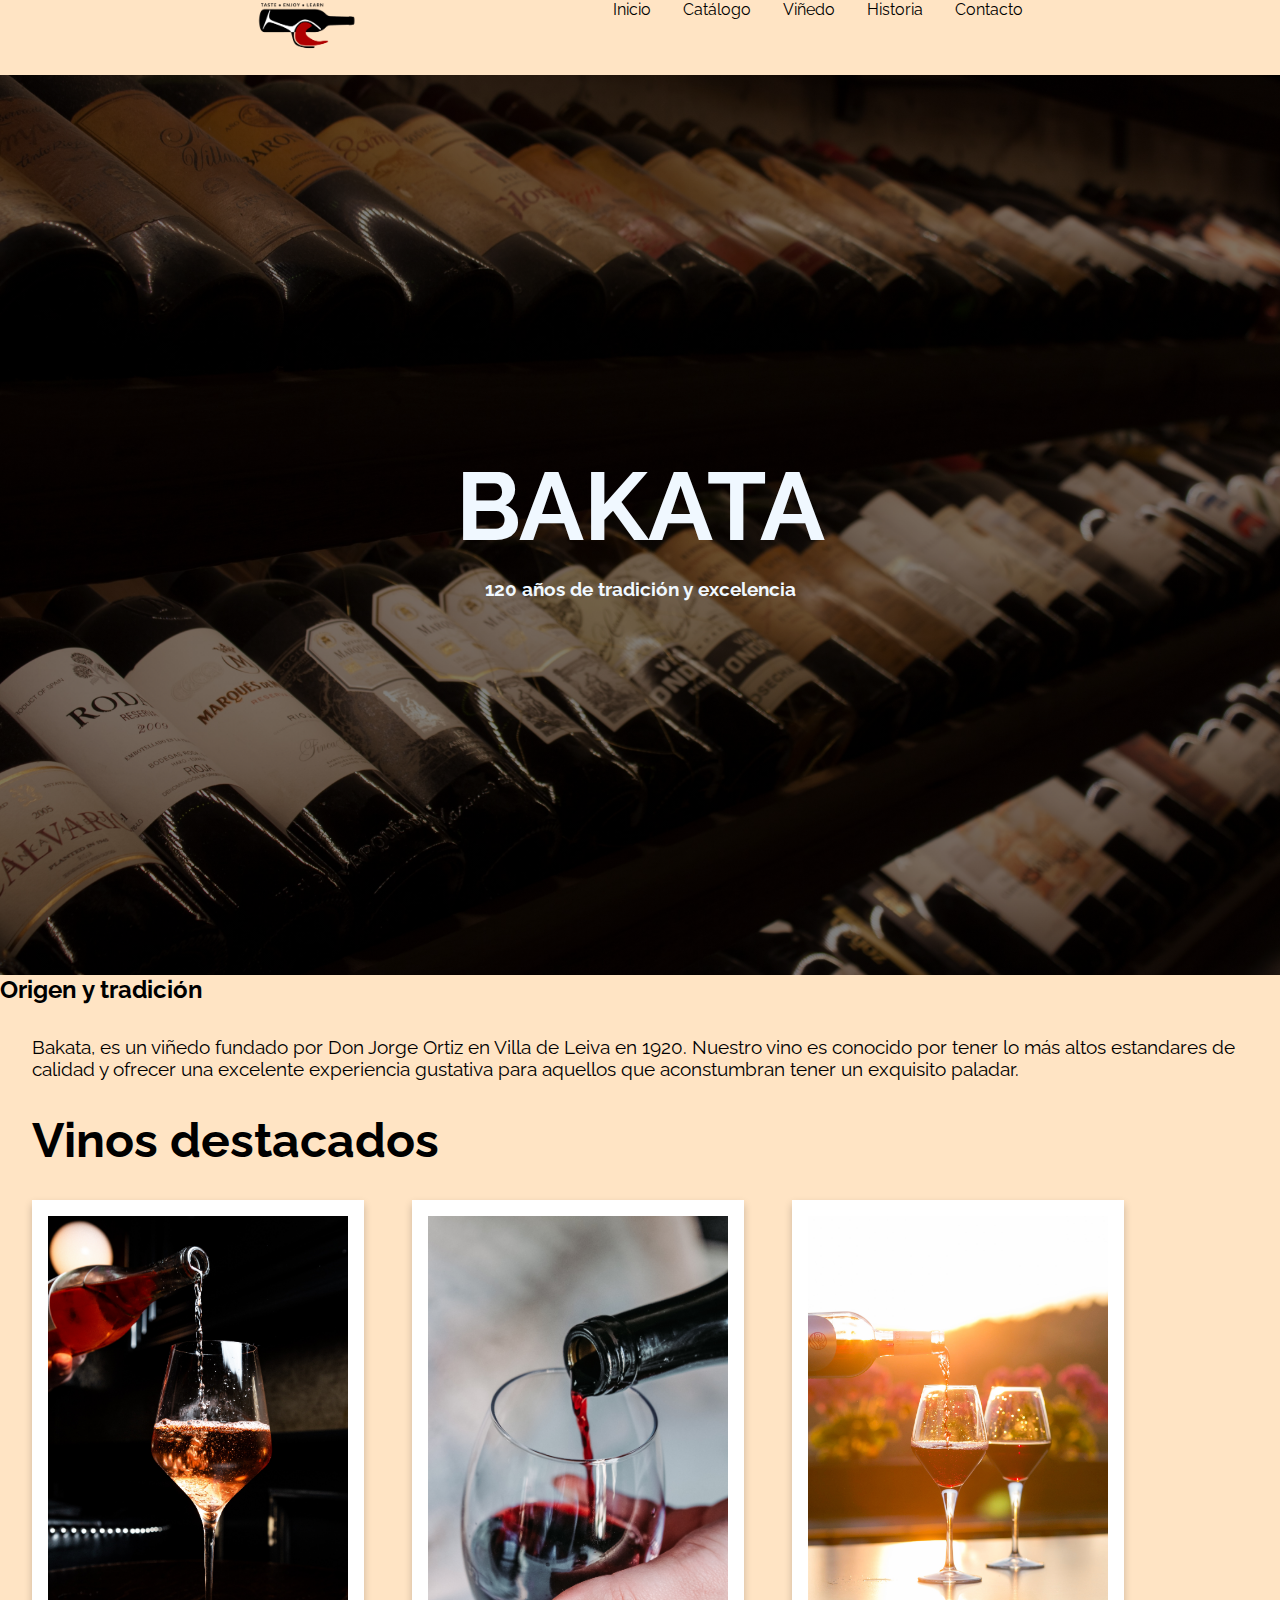
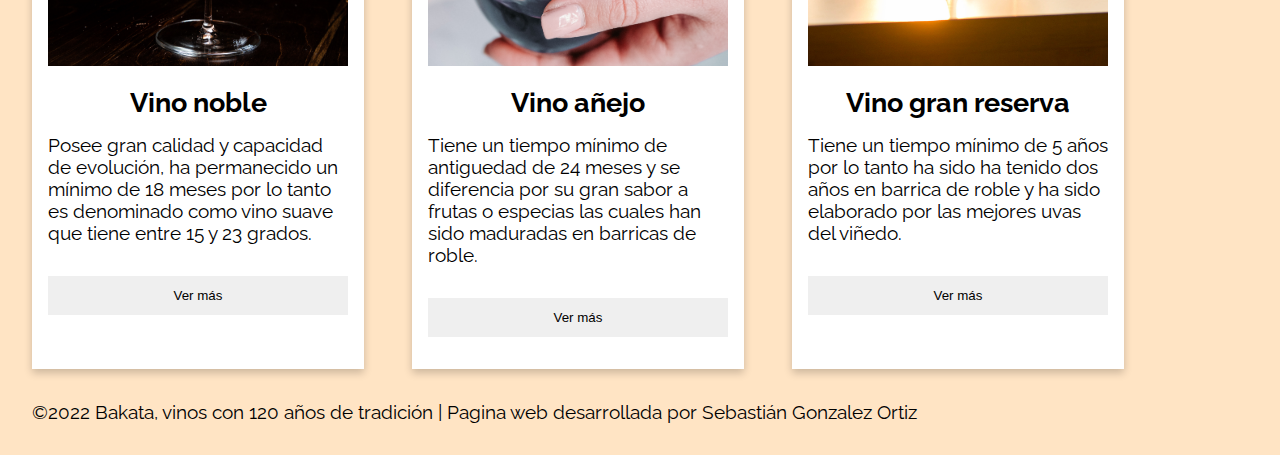
<file: index.html>
<!DOCTYPE html>
<html lang="en">
<head>
    <meta charset="UTF-8">
    <meta http-equiv="X-UA-Compatible" content="IE=edge">
    <meta name="viewport" content="width=device-width, initial-scale=1.0">
   
    <!--icono en pestaña-->
    <link rel="shortcut icon" href="img/avataaars.png" type="image/x-icon">
    <!--Tipografía preterminada-->
    <link rel="preconnect" href="https://fonts.googleapis.com"><link rel="preconnect" href="https://fonts.gstatic.com" crossorigin>
    <link href="https://fonts.googleapis.com/css2?family=Raleway&display=swap" rel="stylesheet">
    <!--conf de css en sitio web-->
    <link rel="stylesheet" href="css/styles.css">
    <title>Vinos</title>

</head>

<body> <!--contenido de la web-->
    <header> 
        <a href="index.html">
            <img class="logo" src="img/logo.png" alt="Logo del vino bakata">
        </a>
        <nav> <!--menú de navegación-->
            <ul class="menu__nav">
                <li>
                    <a href="index.html">Inicio</a>
                </li>
                <li>
                    <a href="pages/catalogo.html">Catálogo</a>
                </li>
                <li>
                    <a href="pages/vinedo.html">Viñedo</a>
                </li>
                <li>
                    <a href="pages/historia.html">Historia</a>
                </li>
                <li>
                    <a href="pages/contacto.html">Contacto</a>
                </li>
            </ul>
        </nav>
    </header>

<main>
    <section id="hero"> <!--section hero-->
        <div class="hero__container">
            <div>
                <h1 class="hero__container__title">BAKATA</h1>
                <h3 class=hero__container__sub>120 años de tradición y excelencia</h3>
            </div>
        </div>
    </section>
    
    <section id="history"> <!--section history-->
       
        <div class="history__container">
            <div class="history__img"></div>
            <div class="history___text">
                <h2>Origen y tradición</h2>
                <p>
                    Bakata, es un viñedo fundado por Don Jorge Ortiz en Villa de Leiva en 1920. Nuestro vino es conocido por tener 
                    lo más altos estandares de calidad y ofrecer una excelente experiencia gustativa para aquellos que aconstumbran tener
                    un exquisito paladar.
                </p>
            </div>
        </div>
       
       
        <!--
        <div class="history__img">
            <img class="history__img" src="img/5.vino_añejo.jpg" alt="fachada viñedo">
        </div>
        
        <div class="history__h2">
            <h2>Origen y tradición</h2>
        </div>
        <div class="history__text">
            <p>
                Bakata, es un viñedo fundado por Don Jorge Ortiz en Villa de Leiva en 1920. Nuestro vino es conocido por tener 
                lo más altos estandares de calidad y ofrecer una excelente experiencia gustativa para aquellos que aconstumbran tener
                un exquisito paladar.
            </p>
        </div>
        -->
    </section>
    
    <section> <!--intro catalogo-->
        <h2 class="vino__h2">Vinos destacados</h2>
        <div class="row">
            <div class="card">
                <img class="card__imagen" src="img/4.vino_noble.jpg" alt="foto de un vino noble">
                <h3 class="card__titulo">Vino noble</h3>
                <p class="card__descripcion">
                    Posee gran calidad y capacidad de evolución, ha permanecido un mínimo de 18 meses por lo tanto es denominado como vino suave
                    que tiene entre 15 y 23 grados.
                </p>
                <button class="boton">Ver más</button>
            </div>
        
            <div class="card">
                <img class="card__imagen" src="img/5.vino_añejo.jpg" alt="foto de un vino añejo">
                <h3 class="card__titulo">Vino añejo</h3>
                <p class="card__descripcion" >
                    Tiene un tiempo mínimo de antiguedad de 24 meses y se diferencia por su gran sabor a frutas o especias las cuales han sido
                    maduradas en barricas de roble.
                </p>
                <button class="boton">Ver más</button>
            </div>
        
            <div class="card">
                <img class="card__imagen" src="img/6.vino_gran_reserva.jpg" alt="foto de un vino gran reserva">
                <h3 class="card__titulo">Vino gran reserva</h3>
                <p class="card__descripcion">
                    Tiene un tiempo mínimo de 5 años por lo tanto ha sido ha tenido dos años en barrica de roble y ha sido elaborado por las mejores
                    uvas del viñedo.
                </p>
                <button class="boton">Ver más</button>
            </div> 
        </div>
    </section>
</main>
    
<footer>
    <p>
        ©2022 Bakata, vinos con 120 años de tradición | Pagina web desarrollada por Sebastián Gonzalez Ortiz
    </p>    
</footer>
</body>
</html>
</file>
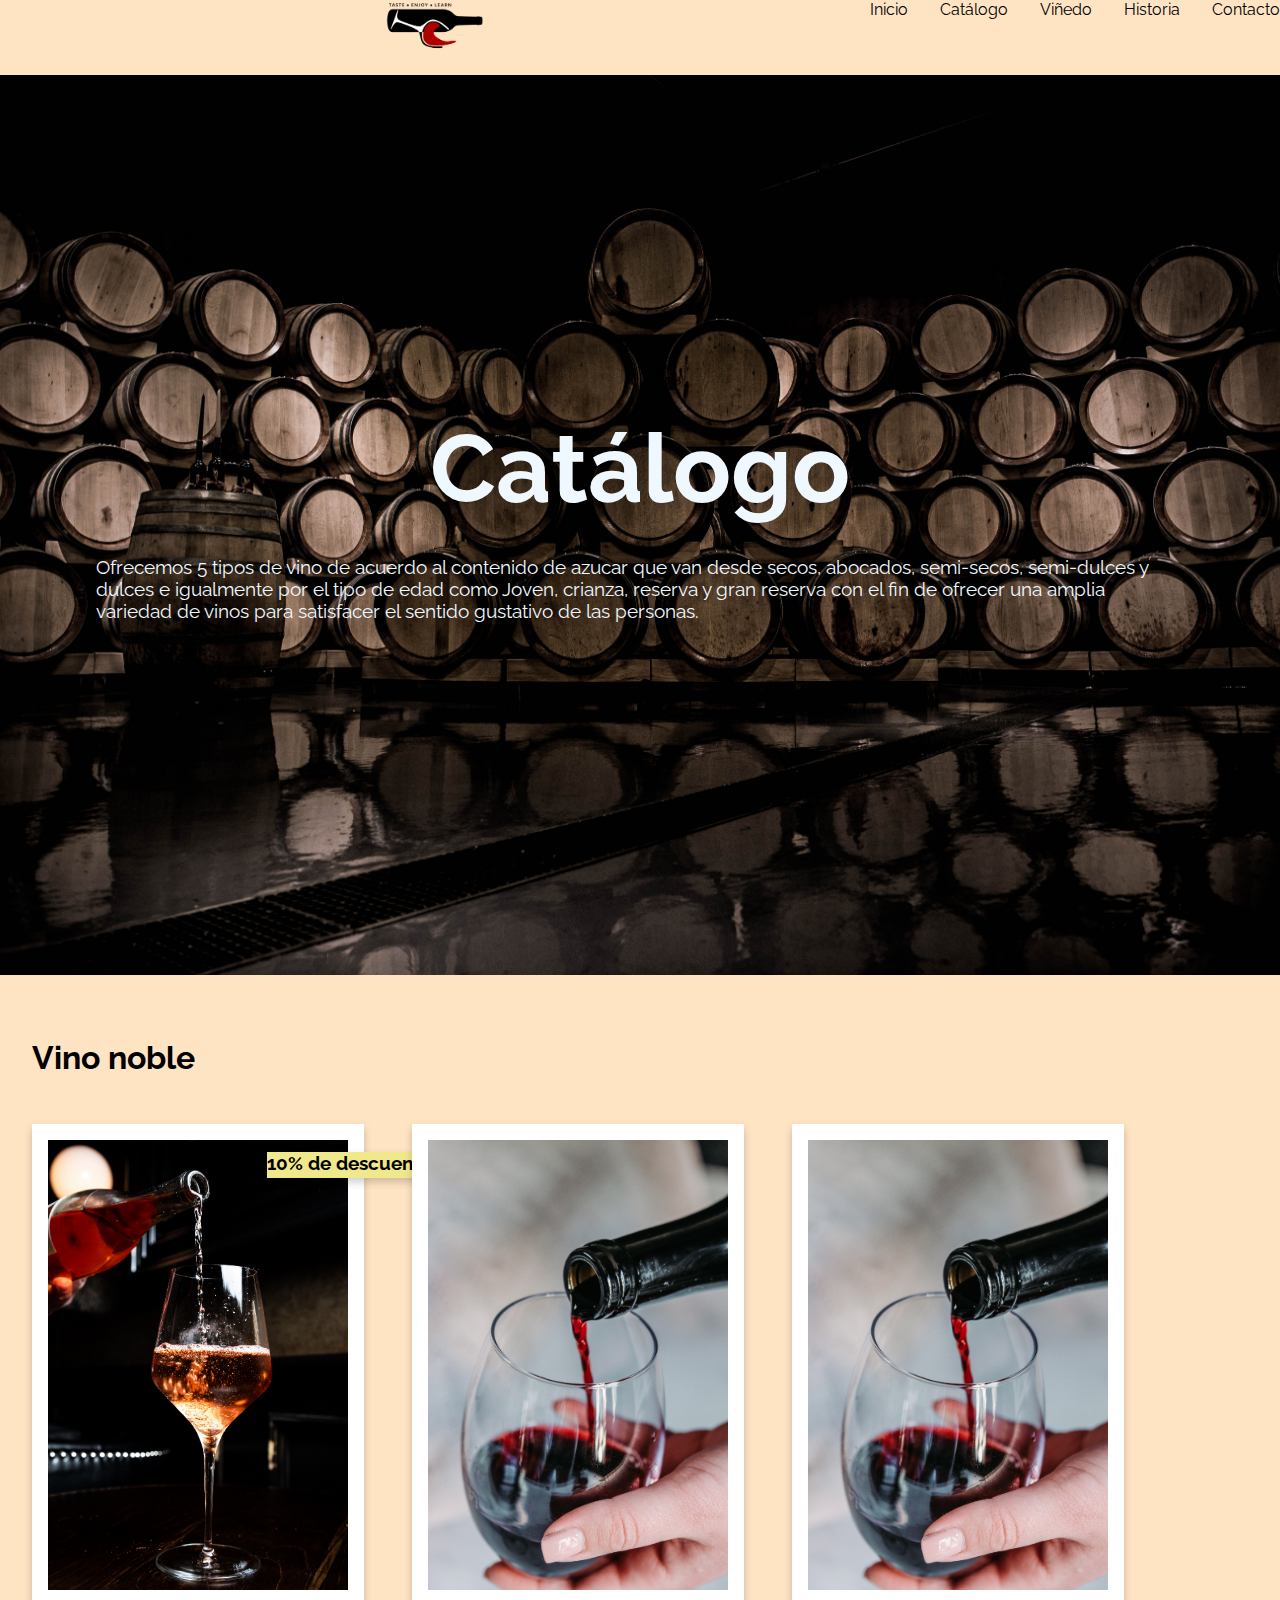
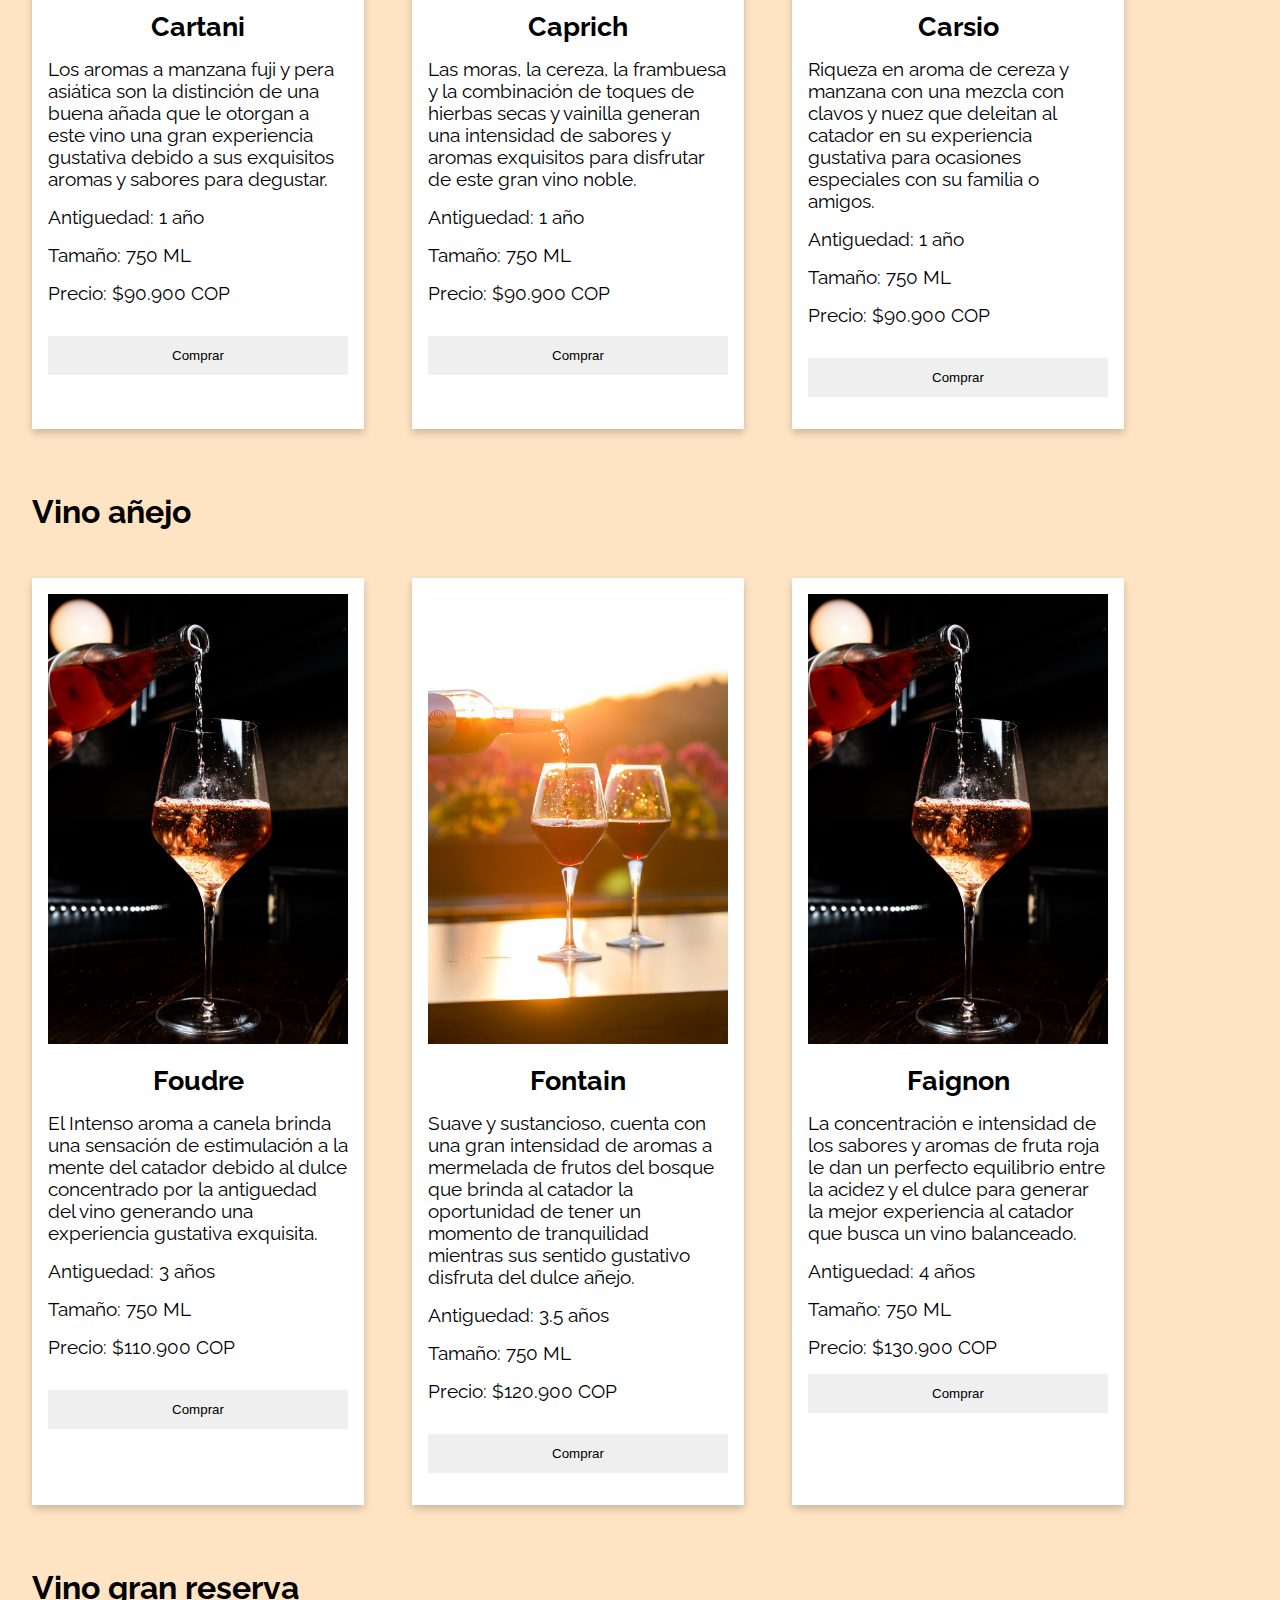
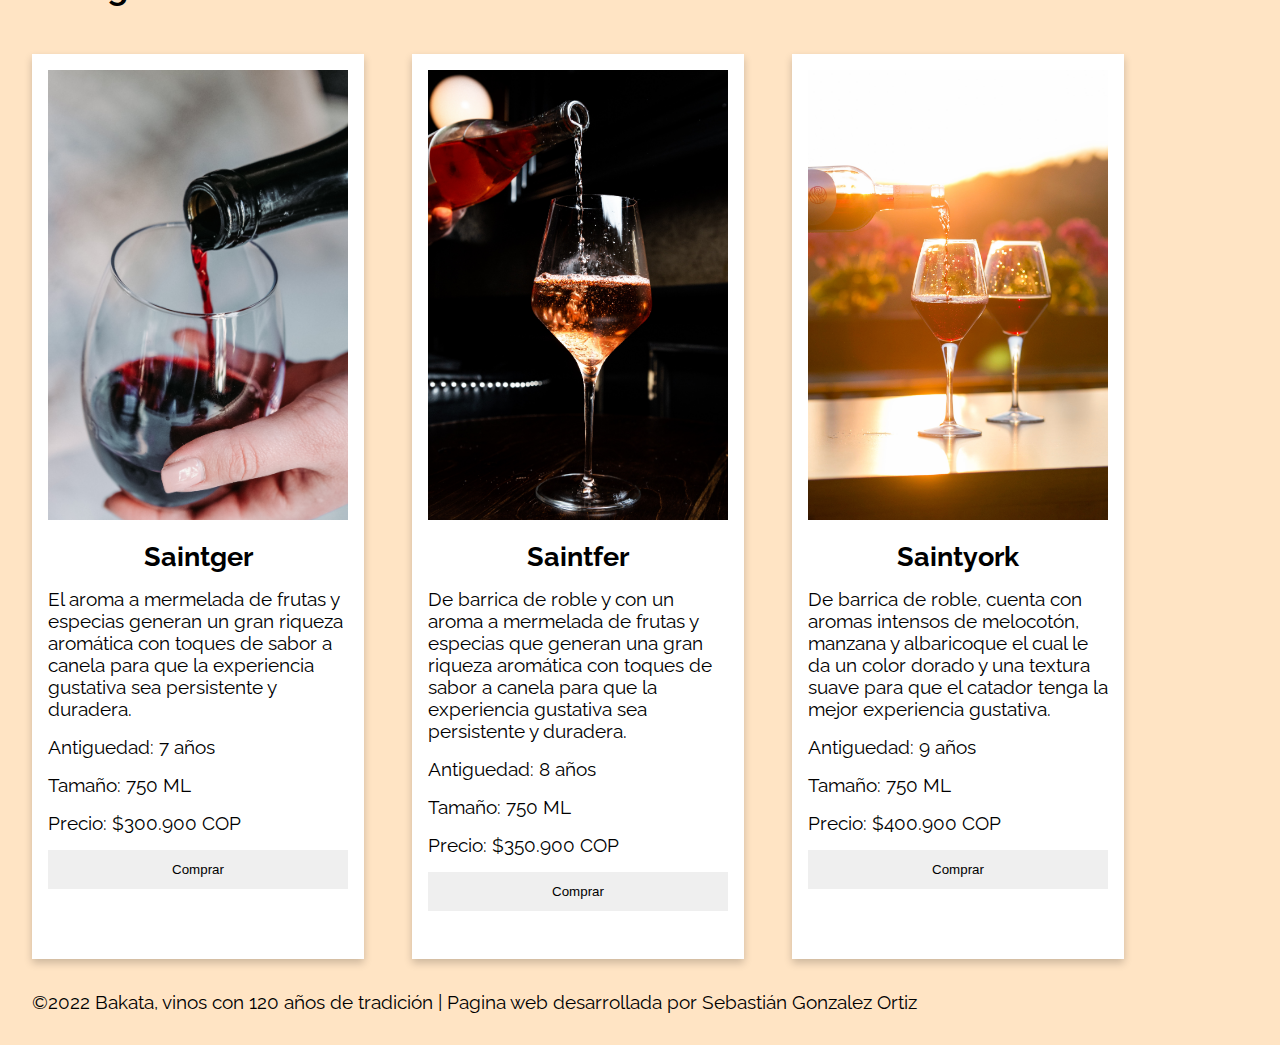
<file: pages/catalogo.html>
<!DOCTYPE html>
<html lang="en">
<head>
    <meta charset="UTF-8">
    <meta http-equiv="X-UA-Compatible" content="IE=edge">
    <meta name="viewport" content="width=device-width, initial-scale=1.0">
   
    <!--icono en pestaña-->
    <link rel="shortcut icon" href="../img/avataaars.png" type="image/x-icon">
    <!--Tipografía preterminada-->
    <link rel="preconnect" href="https://fonts.googleapis.com"><link rel="preconnect" href="https://fonts.gstatic.com" crossorigin>
    <link href="https://fonts.googleapis.com/css2?family=Raleway&display=swap" rel="stylesheet">
    <!--conf de css en sitio web-->
    <link rel="stylesheet" href="../css/styles.css">
    <title>Vinos</title>
</head>

<body>
    <header>
        <img class="logo" src="../img/logo.png" alt="Logo del vino bakata">
        <nav> <!--menú de navegación-->
            <ul class="menu__nav">
                <li>
                    <a href="../index.html">Inicio</a>
                </li>
                <li>
                    <a href="catalogo.html">Catálogo</a>
                </li>
                <li>
                    <a href="vinedo.html">Viñedo</a>
                </li>
                <li>
                    <a href="historia.html">Historia</a>
                </li>
                <li>
                    <a href="contacto.html">Contacto</a>
                </li>
            </ul>
        </nav>
    </header>

<main>
<section id="catalogo"> <!--intro catalogo-->
    <div class="catalogo__container">
        <h2 class="catalogo__container__title">Catálogo</h2>
        <p class="catalogo__container__text">
            Ofrecemos 5 tipos de vino de acuerdo al contenido de azucar que van desde secos, abocados, semi-secos, semi-dulces 
            y dulces e igualmente por el tipo de edad como Joven, crianza, reserva y gran reserva con el fin de ofrecer una amplia  
            variedad de vinos para satisfacer el sentido gustativo de las personas. 
        </p>
    </div>
</section><!--Vino noble producto-->
    <h3 class="subtitulos">Vino noble</h3>
    <!-- Card 1-->
    <div class="row">
        <div class="card">
            <img class="card__imagen" src="../img/4.vino_noble.jpg" alt="foto de un vino noble">
            <h4 class="card__titulo">Cartani</h4>
            <p class="card__descripcion">
                Los aromas a manzana fuji y pera asiática son la distinción de una buena añada que le otorgan a este vino una gran experiencia
                gustativa debido a sus exquisitos aromas y sabores para degustar.
            </p>
            <p class="card__antiguedad">
                Antiguedad: 1 año
            </p>
            <p class="card__tamano">
                Tamaño: 750 ML
            </p>
            <p class="card__precio"><!--Precio-->
                Precio: $90.900 COP
            </p>
            <p class="card__oferta">
                10% de descuento
            </p>
            <button class="boton">Comprar</button>
        </div>
        <div class="card">
            <img class="card__imagen" src="../img/5.vino_añejo.jpg" alt="fotos de un vino noble">
            <h4 class="card__titulo">Caprich</h4>
            <p class="card__descripcion">
                Las moras, la cereza, la frambuesa y la combinación de toques de hierbas secas
                y vainilla generan una intensidad de sabores y aromas exquisitos para disfrutar
                de este gran vino noble.
            </p>
    
            <p class="card__antiguedad">
                Antiguedad: 1 año
            </p>
            <p class="card__tamano">
                Tamaño: 750 ML
            </p>
            <p class="card__precio">
                Precio: $90.900 COP
            </p>
            <button class="boton">Comprar</button> 
        </div>
        <div class="card">
            <img class="card__imagen" src="../img/5.vino_añejo.jpg" alt="fotos de un vino noble">
            <h4 class="card__titulo">Carsio</h4>
            <p class="card__descripcion">
                Riqueza en aroma de cereza y manzana con una mezcla con clavos y nuez
                que deleitan al catador en su experiencia gustativa para ocasiones especiales con
                su familia o amigos.
            </p>
            <p class="card__antiguedad">
                Antiguedad: 1 año
            </p>
            <p class="card__tamano">
                Tamaño: 750 ML
            </p>
            <p class="card__precio">
                Precio: $90.900 COP
            </p> 
            <button class="boton">Comprar</button>
        </div>
    </div>
    
<section> <!-- Vino añejo-->
    <h3 class="subtitulos">Vino añejo</h3>
    <div class="row">
        <div class="card">
            <img class="card__imagen" src="../img/4.vino_noble.jpg" alt="fotos de un vino añejo">
            <h4 class="card__titulo">Foudre</h4>
            <p class="card__descripcion">
                El Intenso aroma a canela brinda una sensación de estimulación a la mente del catador debido al dulce concentrado
                por la antiguedad del vino generando una experiencia gustativa exquisita.
            </p>
            <p class="card__antiguedad">
                Antiguedad: 3 años
            </p>
            <p class="card__tamano" >
                Tamaño: 750 ML
            </p>
            <p class="card__precio" >
                Precio: $110.900 COP
            </p>
            <button class="boton">Comprar</button> 
        </div>
    
        <div class="card"> 
            <img class="card__imagen" src="../img/6.vino_gran_reserva.jpg" alt="fotos de un vino añejo">
            <h4 class="card__titulo">Fontain</h4>
            <p class="card__descripcion" >
                Suave y sustancioso, cuenta con una gran intensidad de aromas a mermelada
                de frutos del bosque que brinda al catador la oportunidad de tener un momento de tranquilidad mientras
                sus sentido gustativo disfruta del dulce añejo.
            </p>
            <p class="card__antiguedad">
                Antiguedad: 3.5 años
            </p>
            <p class="card__tamano">
                Tamaño: 750 ML
            </p>
            <p class="card__precio" >
                Precio: $120.900 COP
            </p>
            <button class="boton">Comprar</button>
        </div>    
        <div class="card">
            <img class="card__imagen" src="../img/4.vino_noble.jpg" alt="fotos de un vino añejo">
            <h4 class="card__titulo">Faignon</h4>
            <p class="card__descripcion">
                La concentración e intensidad de los sabores y aromas de fruta roja le dan un perfecto equilibrio entre
                la acidez y el dulce para generar la mejor experiencia al catador que busca un vino balanceado.
            </p>
            <p class="card__antiguedad">
                Antiguedad: 4 años
            </p>
            <p class="card__tamano">
                Tamaño: 750 ML
            </p>
            <p class="card__precio">
                Precio: $130.900 COP
            <button class="boton">Comprar</button>
        </div>
    </div>
</section>

<section><!--Vino gran reserva-->
    <h3 class="subtitulos">Vino gran reserva</h3>
    <div class="row">
        <div class="card">
            <img class="card__imagen" src="../img/5.vino_añejo.jpg" alt="fotos de un vino añejo">
            <h4 class="card__titulo">Saintger</h4>
            <p class="card__descripcion">
                El aroma a mermelada de frutas y especias generan un gran riqueza aromática con toques de sabor a canela para 
                que la experiencia gustativa sea persistente y duradera.
            </p>
            <p class="card__antiguedad">
                Antiguedad: 7 años
            </p>
            <p class="card__tamano">
                Tamaño: 750 ML
            </p>
            <p class="card__precio">
                Precio: $300.900 COP
            <button class="boton">Comprar</button>
        </div>
        <div class="card">
            <img class="card__imagen" src="../img/4.vino_noble.jpg" alt="fotos de un vino añejo">
            <h4 class="card__titulo">Saintfer</h4>
            <p class="card__descripcion">
                De barrica de roble y con un aroma a mermelada de frutas y especias que generan una gran riqueza aromática con toques 
                de sabor a canela para que la experiencia gustativa sea persistente y duradera.
            </p>
            <p class="card__antiguedad">
                Antiguedad: 8 años
            </p>
            <p class="card__tamano">
                Tamaño: 750 ML
            </p>
            <p class="card__precio">
                Precio: $350.900 COP
            <button class="boton">Comprar</button>
        </div>
        <div class="card">
            <img class="card__imagen" src="../img/6.vino_gran_reserva.jpg" alt="fotos de un vino añejo">
            <h4 class="card__titulo">Saintyork</h4>
            <p class="card__descripcion">
                De barrica de roble, cuenta con aromas intensos de melocotón, manzana y albaricoque el cual le da un color dorado y una textura suave para 
                que el catador tenga la mejor experiencia gustativa.
            </p>
            <p class="card__antiguedad">
                Antiguedad: 9 años
            </p>
            <p class="card__tamano">
                Tamaño: 750 ML
            </p>
            <p class="card__precio">
                Precio: $400.900 COP
            <button class="boton">Comprar</button>
        </div>
    </div>
    

</section>
</main>


<footer>
    <p>
        ©2022 Bakata, vinos con 120 años de tradición | Pagina web desarrollada por Sebastián Gonzalez Ortiz
    </p>    
</footer>
</body>
</html>
</file>
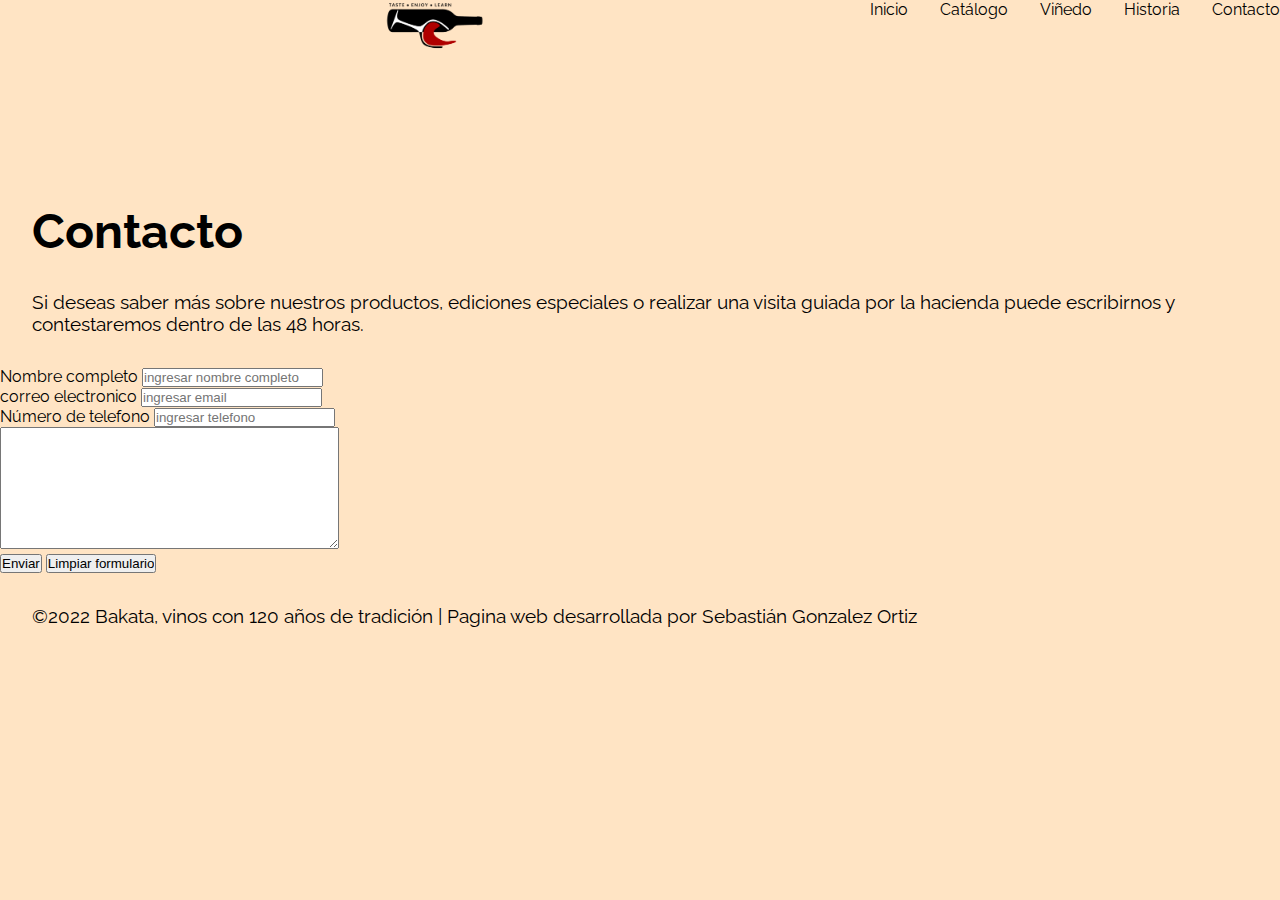
<file: pages/contacto.html>
<!DOCTYPE html>
<html lang="en">
<head>
    <meta charset="UTF-8">
    <meta http-equiv="X-UA-Compatible" content="IE=edge">
    <meta name="viewport" content="width=device-width, initial-scale=1.0">
   
    <!--icono en pestaña-->
    <link rel="shortcut icon" href="../img/avataaars.png" type="image/x-icon">
    
    <!--Tipografía preterminada-->
    <link rel="preconnect" href="https://fonts.googleapis.com"><link rel="preconnect" href="https://fonts.gstatic.com" crossorigin>
    <link href="https://fonts.googleapis.com/css2?family=Raleway&display=swap" rel="stylesheet">

    <!--conf de css en sitio web-->
    <link rel="stylesheet" href="../css/styles.css">
    <title>Vinos</title>
</head>

<body>
    <header>
        <img class="logo" src="../img/logo.png" alt="Logo del vino bakata">
        <nav> <!--menú de navegación-->
            <ul class="menu__nav">
                <li>
                    <a href="../index.html">Inicio</a>
                </li>
                <li>
                    <a href="catalogo.html">Catálogo</a>
                </li>
                <li>
                    <a href="vinedo.html">Viñedo</a>
                </li>
                <li>
                    <a href="historia.html">Historia</a>
                </li>
                <li>
                    <a href="contacto.html">Contacto</a>
                </li>
            </ul>
        </nav>
    </header>
    <form action="">

<link rel="stylesheet" href="">

<main>
    <section>
        <h2 class="titulos">Contacto</h2>
        <p>
            Si deseas saber más sobre nuestros productos, ediciones especiales o realizar una visita
            guiada por la hacienda puede escribirnos y contestaremos dentro de las 48 horas. 
        </p>

    <form action="">
        <div>
            <label for="nombre">Nombre completo</label>
            <input type="text" id="nombre" placeholder="ingresar nombre completo">
        </div>

        <div>
            <label for="email">correo electronico</label>
            <input type="text" id="email" placeholder="ingresar email"> 
        </div>

        <div>
            <label for="telefono">Número de telefono</label>
            <input type="number" id="telefono" placeholder="ingresar telefono">    
        </div>

        <div>
            <textarea id="" cols="40" rows="8"></textarea>
        </div>
        <!--boton-->
        <div>
            <input type="submit" value="Enviar">
            <input type="reset" value="Limpiar formulario">
        </div>
    </form>
</section>
</main>

<footer>
    <p>
        ©2022 Bakata, vinos con 120 años de tradición | Pagina web desarrollada por Sebastián Gonzalez Ortiz
    </p>    
</footer>
</body>
</html>
</file>
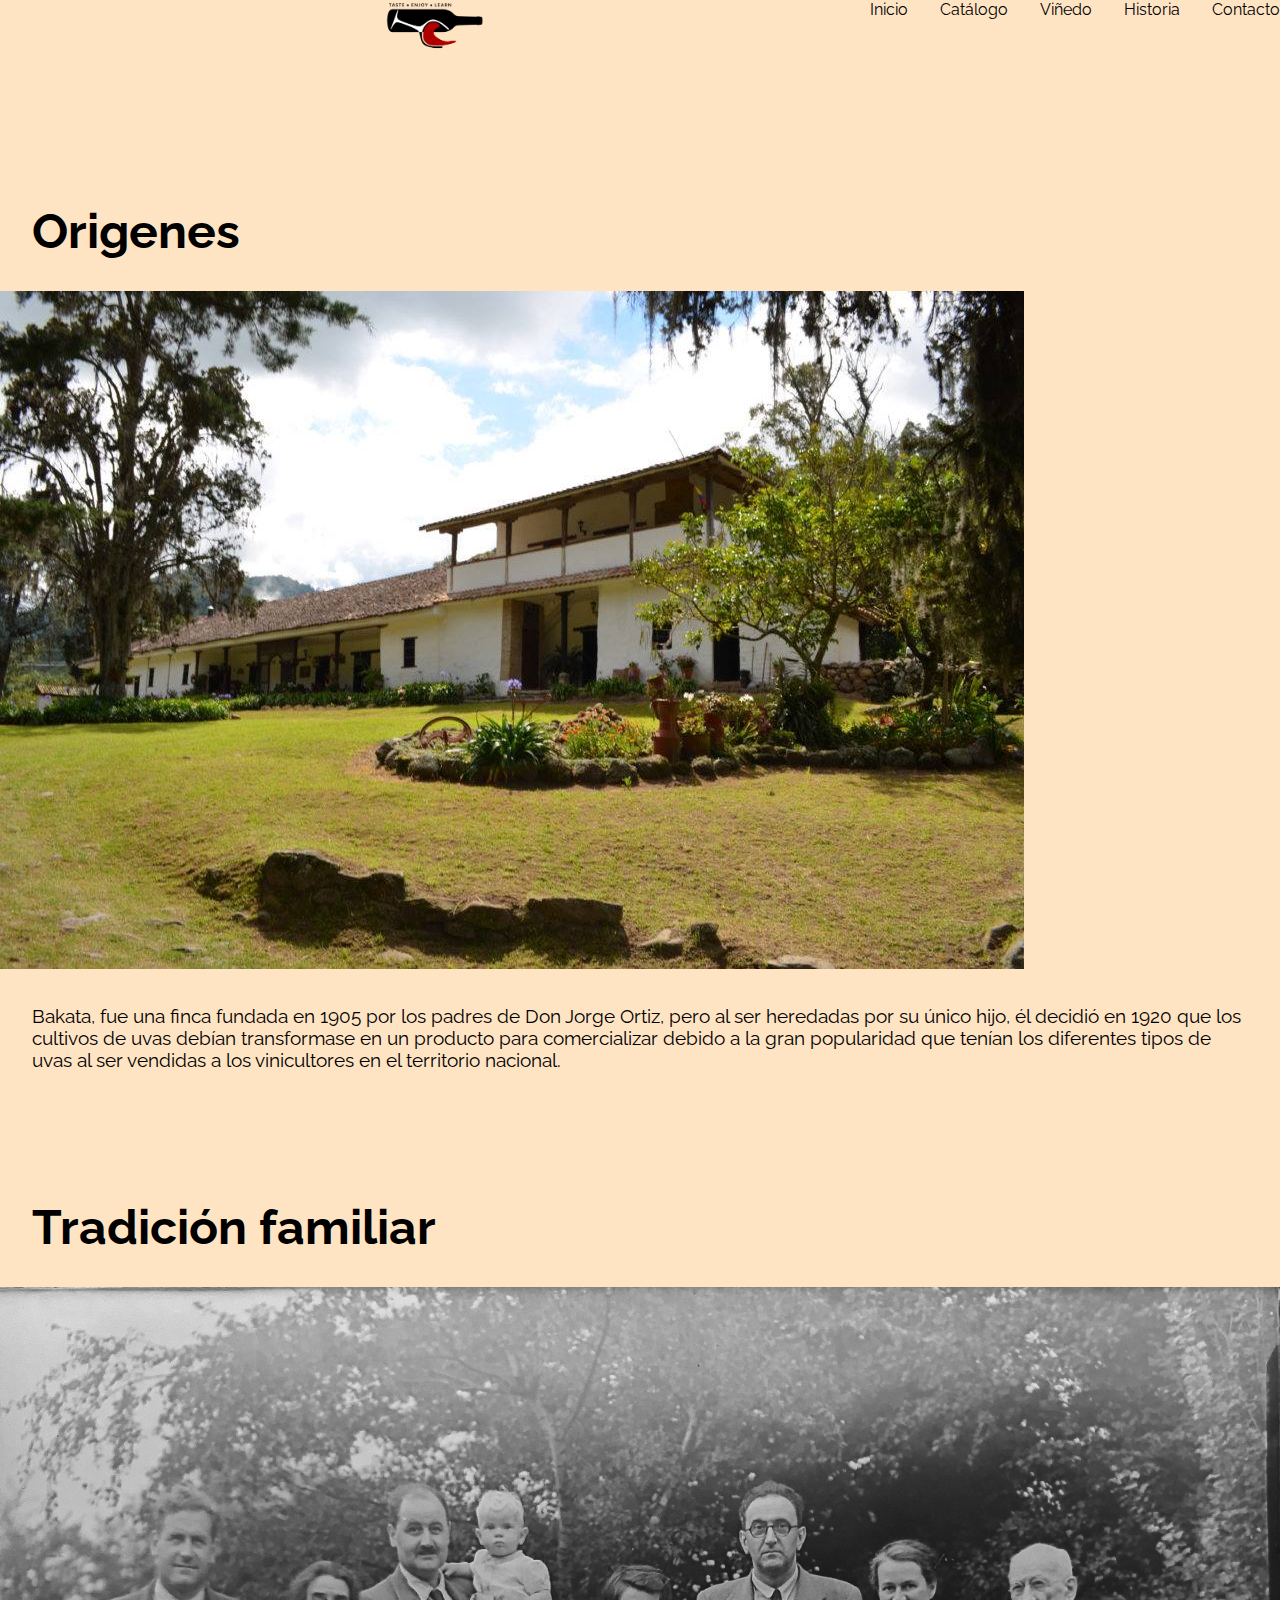
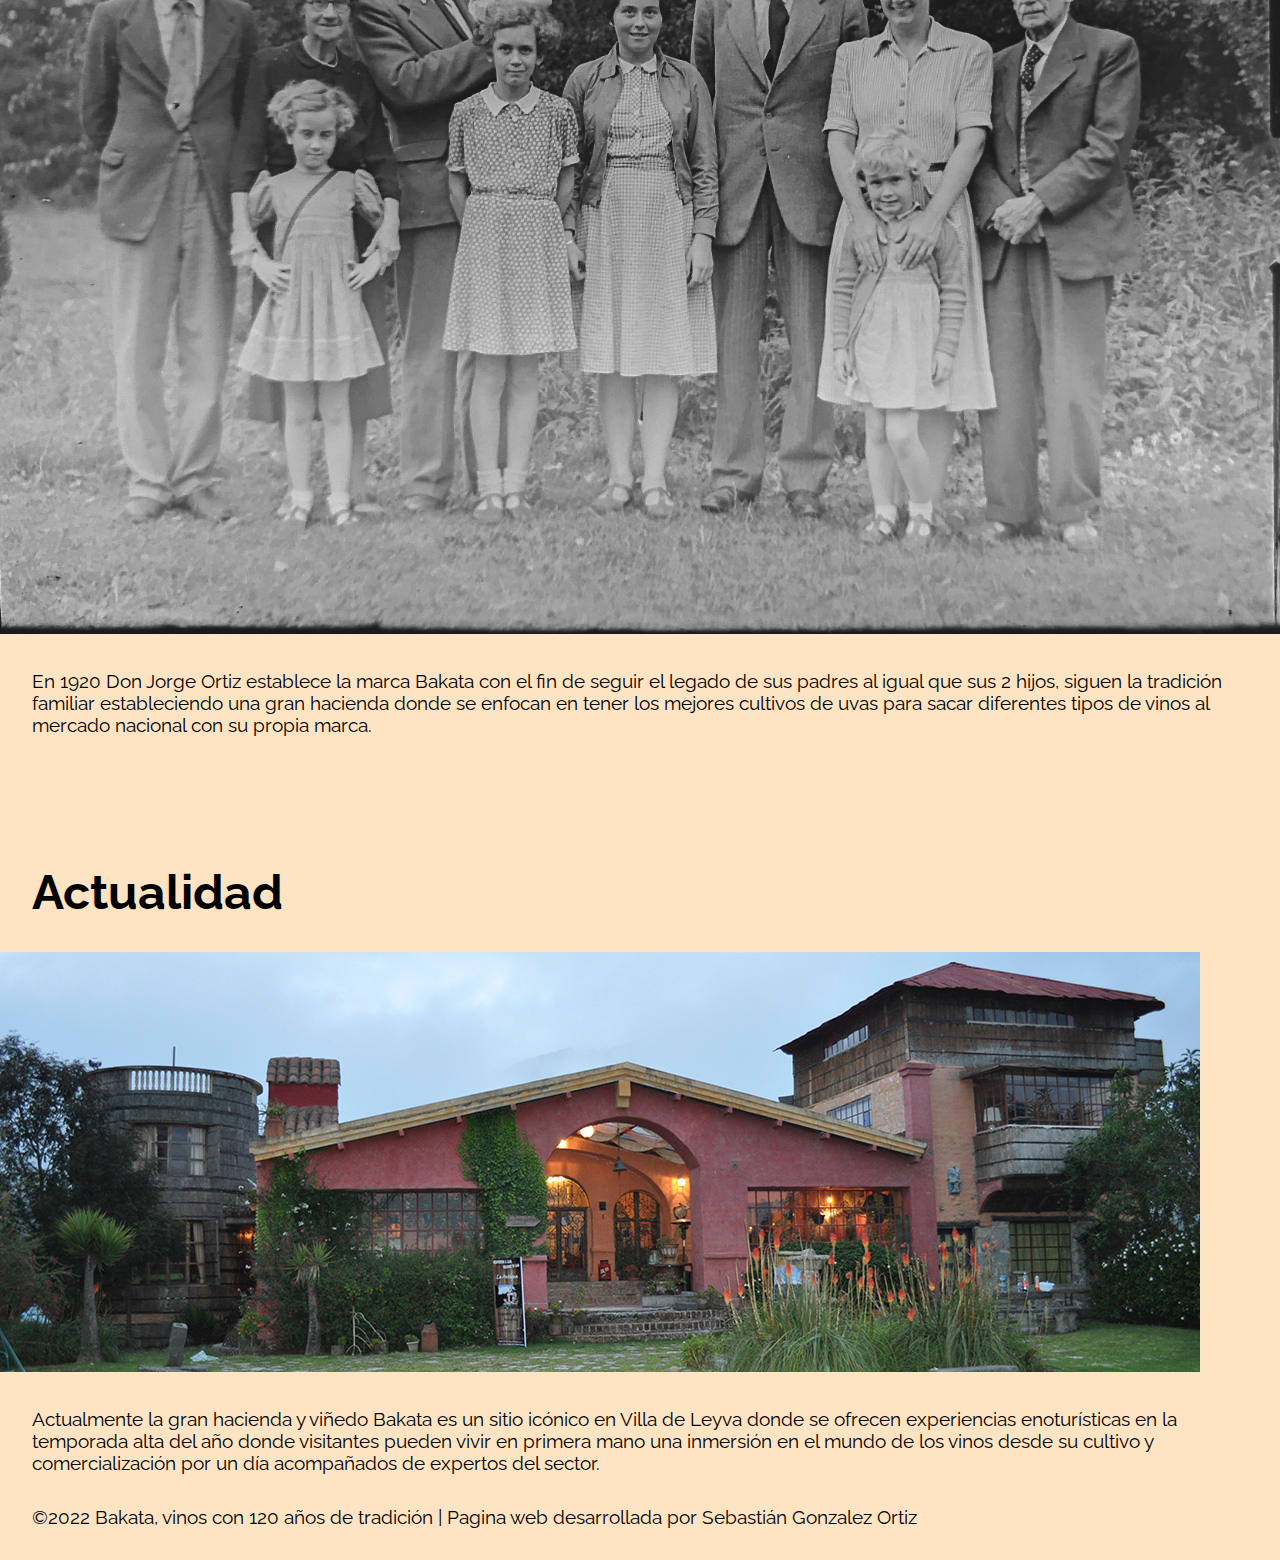
<file: pages/historia.html>
<!DOCTYPE html>
<html lang="en">
<head>
    <meta charset="UTF-8">
    <meta http-equiv="X-UA-Compatible" content="IE=edge">
    <meta name="viewport" content="width=device-width, initial-scale=1.0">
   
    <!--icono en pestaña-->
    <link rel="shortcut icon" href="../img/avataaars.png" type="image/x-icon">
    
    <!--Tipografía preterminada-->
    <link rel="preconnect" href="https://fonts.googleapis.com"><link rel="preconnect" href="https://fonts.gstatic.com" crossorigin>
    <link href="https://fonts.googleapis.com/css2?family=Raleway&display=swap" rel="stylesheet">

    <!--conf de css en sitio web-->
    <link rel="stylesheet" href="../css/styles.css">
    <title>Vinos</title>
</head>
<body>
    <header>
        <img class="logo" src="../img/logo.png" alt="Logo del vino bakata">
        <nav> <!--menú de navegación-->
            <ul class="menu__nav">
                <li>
                    <a href="../index.html">Inicio</a>
                </li>
                <li>
                    <a href="catalogo.html">Catálogo</a>
                </li>
                <li>
                    <a href="vinedo.html">Viñedo</a>
                </li>
                <li>
                    <a href="historia.html">Historia</a>
                </li>
                <li>
                    <a href="contacto.html">Contacto</a>
                </li>
            </ul>
        </nav>
    </header>

<main>
        <section><!--Origen bakata-->
            <h2 class="titulos">Origenes</h2>
            <img src="../img/10.hacienda1.jpg" alt="fotos de una finca antigua">
            <p>
                Bakata, fue una finca fundada en 1905 por los padres de Don Jorge Ortiz, pero al ser heredadas por su único hijo, él decidió en 1920 que los cultivos de 
                uvas debían transformase en un producto para comercializar debido a la gran popularidad que tenían los diferentes tipos de uvas al ser vendidas a los vinicultores 
                en el territorio nacional.
            </p>
        </section>

        <section><!--Tradición familiar-->
            <h2 class="titulos">Tradición familiar</h2>
            <img src="../img/11.familia.jpg" alt="foto familiar">
            <p>
                En 1920 Don Jorge Ortiz establece la marca Bakata con el fin de seguir el legado de sus padres al igual que sus 2 hijos, siguen la tradición familiar estableciendo 
                una gran hacienda donde se enfocan en tener los mejores cultivos de uvas para sacar diferentes tipos de vinos al mercado nacional con su propia marca.
            </p>
        </section>

        <section><!--Actualidad-->
            <h2 class="titulos">Actualidad</h2>
            <img src="../img/12.hacienda2.jpg" alt="Foto de la hacienda Bakata">
            <p>
                Actualmente la gran hacienda y viñedo Bakata es un sitio icónico en Villa de Leyva donde se ofrecen experiencias enoturísticas en la temporada alta del año donde 
                visitantes pueden vivir en primera mano una inmersión en el mundo de los vinos desde su cultivo y comercialización por un día acompañados de expertos del sector.
            </p>
        </section>
</main>

<footer>
        <p>
            ©2022 Bakata, vinos con 120 años de tradición | Pagina web desarrollada por Sebastián Gonzalez Ortiz
        </p>    
    </footer>
</body>
</file>
<file: css/styles.css>
/*-----------------------GUIDLINES-GENERALES----------------------------------*/
*{
  margin: 0;
  padding: 0;
}

nav, a {
  color: rgb(0, 0, 0);
}

a {
  text-decoration: none;
}

body {
  font-family: 'Raleway', sans-serif;
}

header {
  /*superpone la nav*/
  position: relative;
  top: 0;
  width: 100%;
  z-index: 1;
  display: flex;
  justify-content: right;
  justify-content: space-evenly;
}

body {
  background-color: bisque;
}

p {
  font-family: 'Raleway', sans-serif;
  font-weight: normal;
  font-style: normal;
  font-size: 1.1667rem;
  margin: 2rem 2rem 2rem 2rem;
}
/*adaptación de imagen a la pantalla*/
img {
  max-width: 100%;
}

/*------------------------INDEX---------------------------------------------*/
/*------------------------HEADER----------------------------------*/
.menu__nav {
  display: flex;
  flex-wrap: wrap;
  text-align: center;
  list-style: none;
  gap: 2rem;
}

/* ccs boxmodeling
.menu__nav li {
  display: inline;
  margin-right: 2rem;
  margin-top: 80rem;
}
*/

.logo {
  display: block;
  margin: 0 auto;
  width: 100px;
}

/*-----------------------SECTION HERO----------------------------------*/

 /* .hero {
  display: flex;
  flex-wrap: wrap;
}
*/

#hero {
  width: 100%;
  height: 100vh;
  background: linear-gradient(
    0deg, 
    rgba(0,0,0,0.5),
    rgba(0,0,0,0.5)
  ) 
  ,url("../img/1.bienvenidos.jpg") no-repeat center / cover;
  color: aliceblue;
}
.hero__container {
  width: 90%;
  height: 100%;
  max-width: 1200px;
  margin: 0 auto;
  display: flex;
  align-items: center;
  justify-content: center;
  text-align: center;
}
.hero__container__title {
  font-size: 6rem;
  margin-bottom: 1rem;
}
.hero__container__sub {
  font-size: 1.2rem;
  max-width: 100%;
}



/*-----------------------SECTION HISTORY----------------------------------*/




/*
#history {
  display: flex;
  justify-content: center;
}

.history__h2 {
  font-family: 'Raleway', sans-serif;
  font-weight: bolder;
  font-style: normal;
  font-size: 3rem;
  margin: 2rem 2rem 2rem 2rem;
}

.history__text {
  font-family: 'Raleway', sans-serif;
  font-weight: normal;
  font-style: normal;
  font-size: 1.1667rem;
  width: 50%;
  max-width: 600px;
  text-align: initial;
  padding: 0px 30px;
}

.history__img {
  background-size: cover;
  background-position: center;
  width: 50%;
  height: 500px;
  /*
  max-width: 45%;
  height: 450px;
  
  margin-left: 1rem;
  margin-right: 2rem;
}

*/
/*-----------------------SECTION VINOS DESTACADOS----------------------------------*/
.row {
  display: flex;
  flex-flow: row wrap;
  justify-content: left;
  margin-top: 3rem;
  margin-left: 2rem;
  gap: 3rem;

  /*
  margin-top: 4rem;
  margin-bottom: 6rem;
  
  display: flex;
  flex-wrap: wrap;
  justify-content: left;
  gap: 3rem;
  */
}
.vino__h2 {
  font-family: 'Raleway', sans-serif;
  font-weight: bolder;
  font-style: normal;
  font-size: 3rem;
  margin-left: 2rem;
  margin-bottom: -1rem;
}


/*-----------------------PAGINA CATÁLOGO-------------------------------------------------*/
/*-----------------------INTRO CATALOGO-----------------------------------*/

#catalogo {
  width: 100%;
  height: 100vh;
  background: url("../img/3.vinos\ destacados.jpg") no-repeat center / cover;
  color: aliceblue;
}

.catalogo__container{
  width: 90%;
  height: 100%;
  max-width: 1200px;
  margin: 0 auto;
  display: flex;
  flex-direction: column;
  align-items: center;
  justify-content: center;
}

.catalogo__container__title{
  font-size: 6rem;
  margin-top: 1rem;
  max-width: 100%;
}
.catalogo__container__text{
  font-weight: medium;
  font-size: 1.2rem;
  max-width: 100%;
}



/*
.catalogo__img {
  width: 1900px;
  height: 950px; 
  margin-top: 7rem;
  position: relative;
}
.catalogo__h2 {
  color: aliceblue;
  font-family: 'Raleway', sans-serif;
  font-weight: bolder;
  font-style: normal;
  margin-top: 6rem;
  margin-left: 45rem;
  font-size: 7rem;
  display: inline-block;
  position: absolute;
  top: 23%;
  bottom: 42%;
  z-index: 1;
} 
*/

/*
.catalogo__text {
  font-size: 1.1667rem;
  width: 65rem;
  color: aliceblue;
  position: absolute; 
  top: 50%;
  left: 26%;
  margin: -1.563rem 0 0 -1.563rem;
}
*/

/*´´´´´´´´´´´´´´´´´´´´´´´´´´´ Class para etiquetas ´´´´´´´´´´´´´´´´´´´´´´´´´´*/
.texto1 {
  font-family: 'Raleway', sans-serif;
  font-weight: normal;
  font-style: normal;
  font-size: 1.1667rem;
}

.titulos {
  font-family: 'Raleway', sans-serif;
  font-weight: bolder;
  font-style: normal;
  font-size: 3rem;
  margin: 8rem 2rem 2rem 2rem;
}


.subtitulos {
  display: flex;
  flex-wrap: wrap;
  font-family: 'Raleway', sans-serif;
  font-weight: medium;
  font-style: normal;
  font-size: 2rem;
  margin: 4rem 2rem 2rem 2rem;
}

/*´´´´´´´´´´´´´´´´´´´´´´´´´´´ Media Queries´´´´´´´´´´´´´´´´´´´´´´´´´´´´´´´´´´´´´´*/
/*´´´´´´´´´´´´´´´´´´´´´´´´´´´ mobile first´´´´´´´´´´´´´´´´´´´´´´´´´´´´´´´´´´´´´´*/
@media only screen and (max-width:768px){
  html {
    font-size: 80%;
  }
}

/*.grid{
  display: grid;  
  grid-template-columns: repeat(12, 1fr); */

/*  width: 100%;
  max-width: 1100px;
  height: 100%;
  margin: auto;
  gap: 10px;
  overflow: hidden; */


/*´´´´´´´´´´´´´´´´´´´´´´´´´´´ Guidelines para card productos ´´´´´´´´´´´´´´´´´´´´´´´´´´*/


.card {
  background-color: rgb(255, 255, 255);
  box-shadow: 0 4px 8px 0 rgba(0, 0, 0, 0.2);
  text-align: left;
  font-family: 'Raleway', sans-serif;
  max-width: 300px;
  padding: 1rem 1rem 2rem 1rem;
  position: relative;
}

.card__imagen {
  width: 300px;
}

.card__titulo {
  text-align: center;
  margin: 1rem 0;
  font-size: 1.6999rem;
}

.card__descripcion {
  font-family: 'Raleway', sans-serif;
  font-weight: normal;
  font-style: normal;
  font-size: 1.1667rem;
  margin: 1rem 0;
}

.card__antiguedad {
  font-family: 'Raleway', sans-serif;
  font-weight: normal;
  font-style: normal;
  font-size: 1.1667rem;
  margin: 1rem 0;
}

.card__tamano {
  font-family: 'Raleway', sans-serif;
  font-weight: normal;
  font-style: normal;
  font-size: 1.1667rem;
  margin: 1rem 0;
}

.card__precio {
  font-family: 'Raleway', sans-serif;
  font-weight: normal;
  font-style: normal;
  font-size: 1.1667rem;
  margin: 1rem 0;
}

.card__oferta{
  background-color: rgb(240, 233, 140);
  box-shadow: 0 4px 8px 0 rgba(0, 0, 0, 0.2);
  font-family: 'Raleway', sans-serif;
  font-weight: bolder;
  font-size: 1,10rem;
  position: absolute;
  top: -4px;
  right: -100px;
  height: 26px;
}

.boton {
  border: none;
  padding: 12px;
  width: 100%;
  text-align: center;
  cursor: pointer;
  margin-top: 1rem;
}



/*Colores*/
.white {
  color: white;
}

/*

@font-face {
  font-family: 'Raleway';
  src: url('../fonts/Raleway/Raleway-VariableFont_wght.ttf');
}

@font-face {
  font-family: 'Roboto_Slab';
  src: url('../fonts/Roboto_Slab/RobotoSlab-VariableFont_wght.ttf');
}


header {
  width: 100%;
  position: fixed;
  z-index: 100;
}
  
  nav {
    float: left;
  }
  
  nav ul {
    list-style: none;
    overflow: hidden; 
  }
  
  nav ul li {
    float: left;
    font-family: Arial, sans-serif;
    font-size: 16px;
  }
  nav ul li a {
    display: block;
    padding: 10px;
    color: black;
    text-decoration: none;
  }
  nav ul li:hover {
    background: #eeb75f;
  }
</file>
